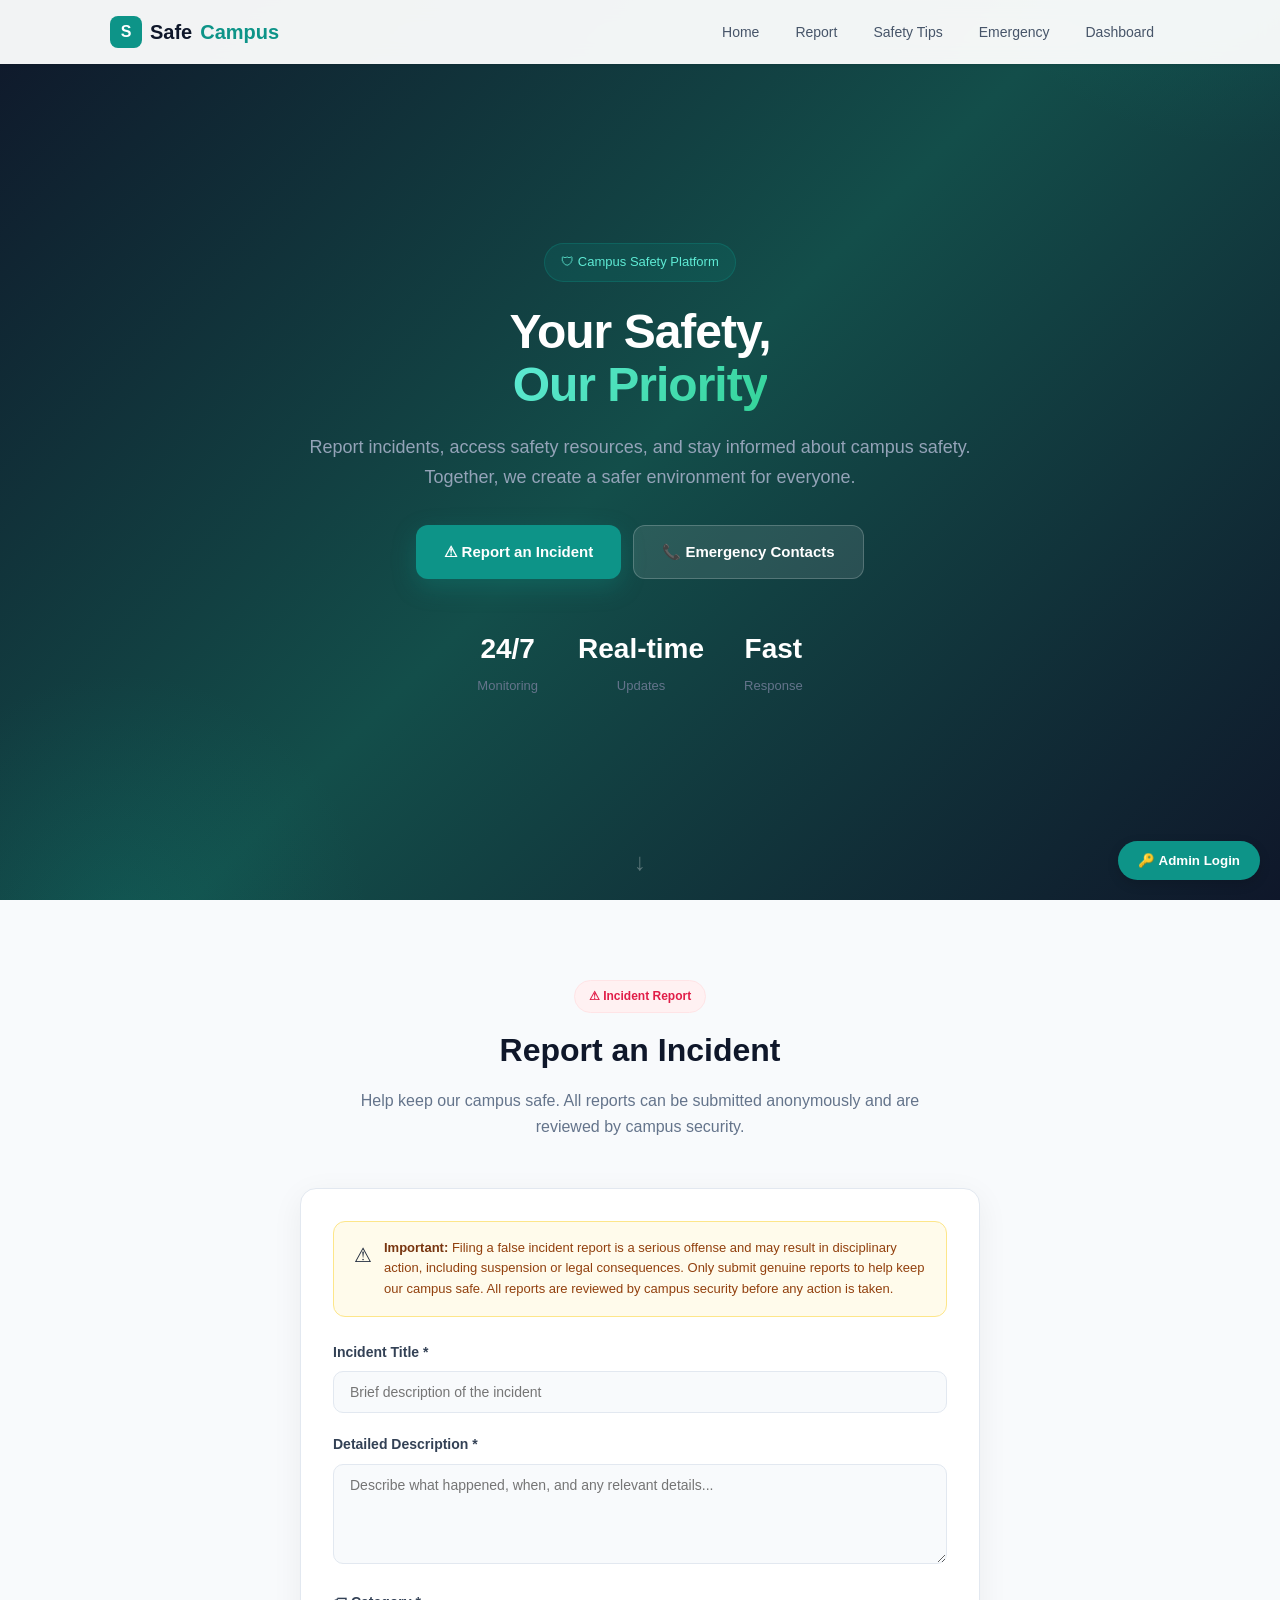
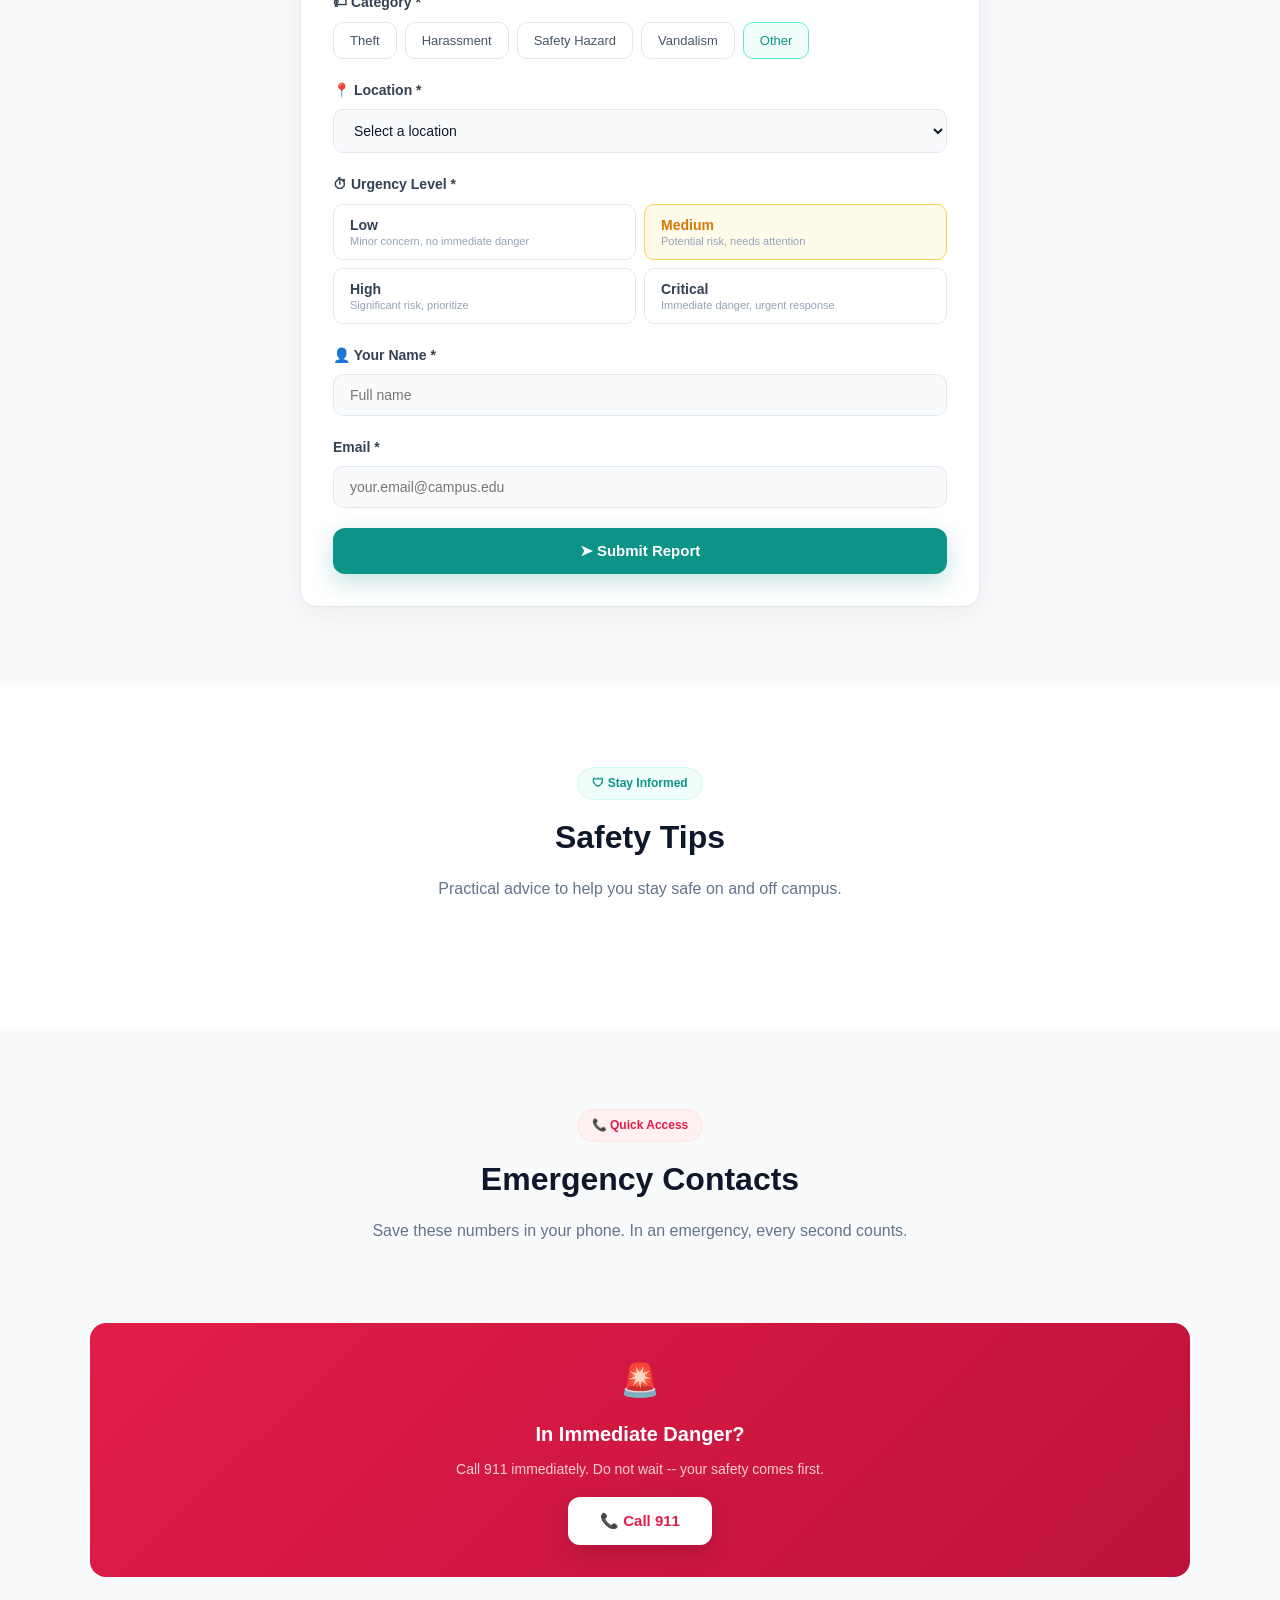
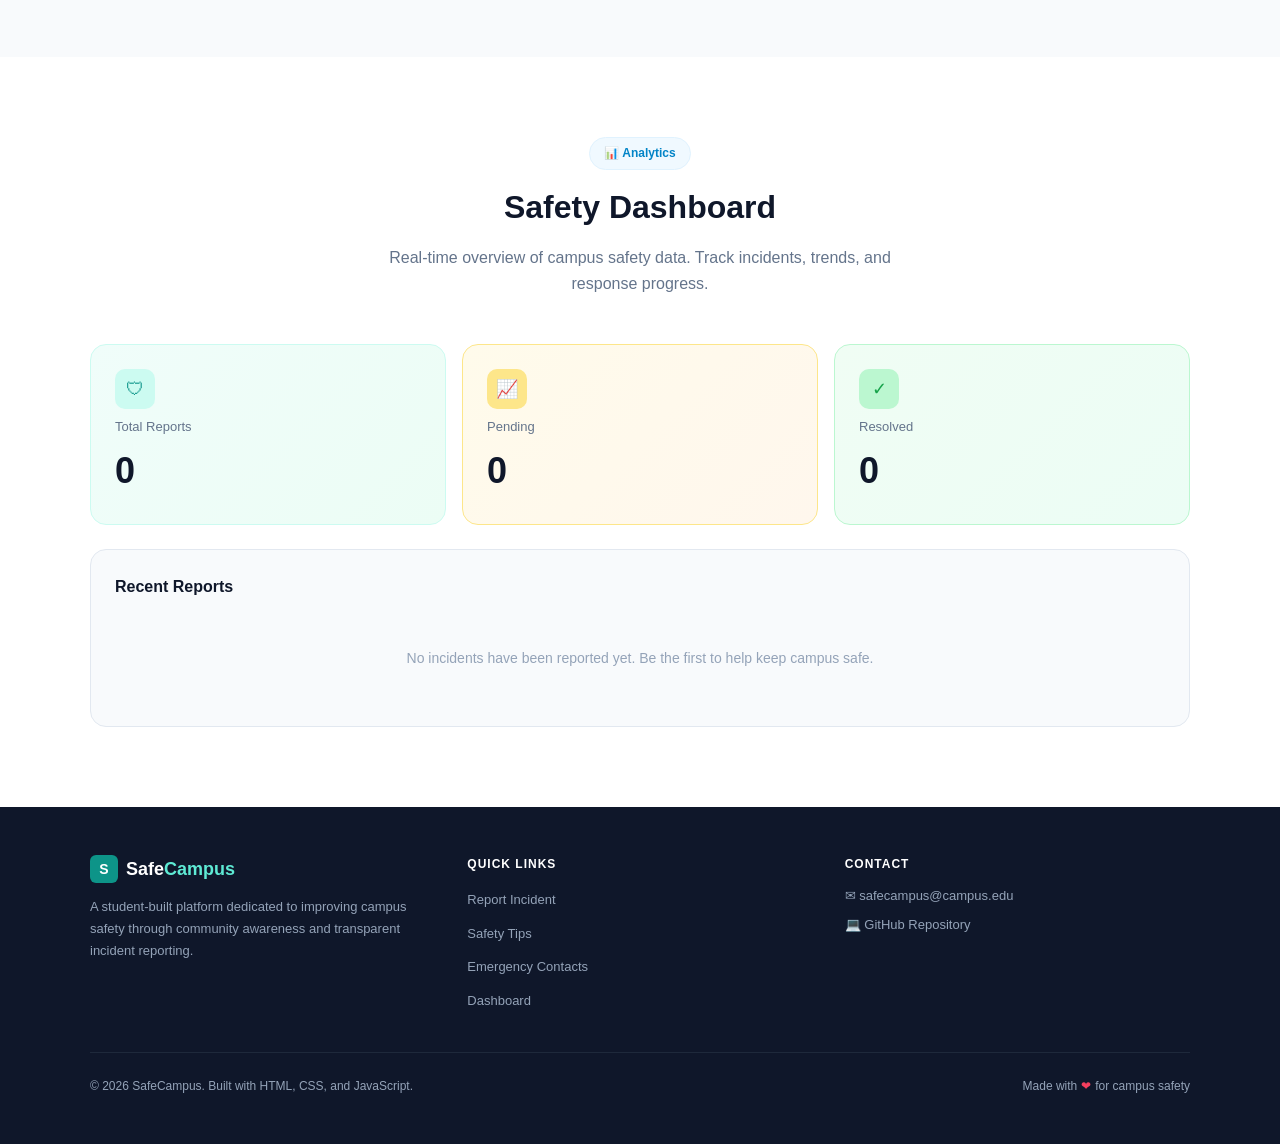
<file: safecampus.html>
<!DOCTYPE html>
<html lang="en">
<head>
  <meta charset="UTF-8" />
  <meta name="viewport" content="width=device-width, initial-scale=1.0" />
  <title>SafeCampus - Campus Safety Reporting Platform</title>
  <link rel="stylesheet" href="style.css" />
</head>
<body>

  <!-- NAVBAR -->
  <nav class="navbar" id="navbar">
    <div class="navbar-inner">
      <a href="#home" class="logo">
        <div class="logo-icon">S</div>
        Safe<span>Campus</span>
      </a>
      <ul class="nav-links">
        <li><a href="#home">Home</a></li>
        <li><a href="#report">Report</a></li>
        <li><a href="#tips">Safety Tips</a></li>
        <li><a href="#emergency">Emergency</a></li>
        <li><a href="#dashboard">Dashboard</a></li>
      </ul>
      <button class="hamburger" id="hamburgerBtn" aria-label="Toggle menu">&#9776;</button>
    </div>
    <div class="mobile-menu" id="mobileMenu">
      <a href="#home">Home</a>
      <a href="#report">Report</a>
      <a href="#tips">Safety Tips</a>
      <a href="#emergency">Emergency</a>
      <a href="#dashboard">Dashboard</a>
    </div>
  </nav>

  <!-- HERO -->
  <section class="hero" id="home">
    <div class="hero-content">
      <div class="hero-badge">&#128737; Campus Safety Platform</div>
      <h1>Your Safety,<br><span class="highlight">Our Priority</span></h1>
      <p>Report incidents, access safety resources, and stay informed about campus safety. Together, we create a safer environment for everyone.</p>
      <div class="hero-buttons">
        <a href="#report" class="btn btn-primary">&#9888; Report an Incident</a>
        <a href="#emergency" class="btn btn-outline">&#128222; Emergency Contacts</a>
      </div>
      <div class="hero-stats">
        <div class="hero-stat">
          <div class="hero-stat-value">24/7</div>
          <div class="hero-stat-label">Monitoring</div>
        </div>
        <div class="hero-stat">
          <div class="hero-stat-value">Real-time</div>
          <div class="hero-stat-label">Updates
          </div>
        </div>
        <div class="hero-stat">
          <div class="hero-stat-value">Fast</div>
          <div class="hero-stat-label">Response</div>
        </div>
      </div>
    </div>
    <button class="scroll-indicator" onclick="document.getElementById('report').scrollIntoView({behavior:'smooth'})" aria-label="Scroll down">&#8595;</button>
  </section>

  <!-- REPORT FORM -->
  <section class="section section-alt" id="report">
    <div class="section-inner">
      <div class="section-header">
        <div class="section-badge badge-rose">&#9888; Incident Report</div>
        <h2 class="section-title">Report an Incident</h2>
        <p class="section-desc">Help keep our campus safe. All reports can be submitted anonymously and are reviewed by campus security.</p>
      </div>

      <div class="form-card" id="formCard">
        <div id="formContent">
          <div class="disclaimer">
            <span class="disclaimer-icon">&#9888;</span>
            <div class="disclaimer-text"><strong>Important:</strong> Filing a false incident report is a serious offense and may result in disciplinary action, including suspension or legal consequences. Only submit genuine reports to help keep our campus safe. All reports are reviewed by campus security before any action is taken.</div>
          </div>
          <div id="formError" class="form-error" style="display:none;"></div>

          <div class="form-group">
            <label class="form-label">Incident Title *</label>
            <input type="text" class="form-input" id="incTitle" placeholder="Brief description of the incident" />
          </div>

          <div class="form-group">
            <label class="form-label">Detailed Description *</label>
            <textarea class="form-textarea" id="incDesc" placeholder="Describe what happened, when, and any relevant details..."></textarea>
          </div>

          <div class="form-group">
            <label class="form-label">&#127991; Category *</label>
            <div class="btn-group" id="categoryGroup">
              <button class="btn-option" data-value="theft">Theft</button>
              <button class="btn-option" data-value="harassment">Harassment</button>
              <button class="btn-option" data-value="hazard">Safety Hazard</button>
              <button class="btn-option" data-value="vandalism">Vandalism</button>
              <button class="btn-option active" data-value="other">Other</button>
            </div>
          </div>

          <div class="form-group">
            <label class="form-label">&#128205; Location *</label>
            <select class="form-select" id="incLocation">
              <option value="">Select a location</option>
              <option value="Main Library">STEER Hub (Science, Technology, Engineering, and Environment Research Hub)</option>
              <option value="Student Center">Ceafa Bldg (College of Engineering, Architecture, and Fine Arts)</option>
              <option value="Science Building">CET Bldg (College of Engineering Technology)</option>
              <option value="Dormitory A">CICS Bldg (College of Informatics and Computing Sciences)</option>
              <option value="Dormitory B">University Canteen</option>
              <option value="Parking Lot - North">Parking Lot - North</option>
              <option value="Parking Lot - South">Parking Lot - South</option>
              <option value="Athletic Field">FDC (Fitness Development Center)</option>
              <option value="Cafeteria">KIST Park</option>
              <option value="Computer Lab">FIC (Food Innovation Center)</option>
              <option value="Admin Building">Admin Building</option>
              <option value="Campus Walkway">Campus Walkway</option>
              <option value="Other">Other</option>
            </select>
            <input type="text" class="form-input" id="incCustomLoc" placeholder="Please specify the location" style="display:none; margin-top:8px;" />
          </div>

          <div class="form-group">
            <label class="form-label">&#9201; Urgency Level *</label>
            <div class="urgency-group" id="urgencyGroup">
              <button class="urgency-btn" data-value="low">
                <div class="urgency-label">Low</div>
                <div class="urgency-desc">Minor concern, no immediate danger</div>
              </button>
              <button class="urgency-btn active-medium" data-value="medium">
                <div class="urgency-label">Medium</div>
                <div class="urgency-desc">Potential risk, needs attention</div>
              </button>
              <button class="urgency-btn" data-value="high">
                <div class="urgency-label">High</div>
                <div class="urgency-desc">Significant risk, prioritize</div>
              </button>
              <button class="urgency-btn" data-value="critical">
                <div class="urgency-label">Critical</div>
                <div class="urgency-desc">Immediate danger, urgent response</div>
              </button>
            </div>
          </div>

          <div class="form-group">
            <label class="form-label">&#128100; Your Name *</label>
            <input type="text" class="form-input" id="repName" placeholder="Full name" />
          </div>
          <div class="form-group">
            <label class="form-label">Email *</label>
            <input type="email" class="form-input" id="repEmail" placeholder="your.email@campus.edu" />
          </div>

          <button class="submit-btn" id="submitBtn">&#10148; Submit Report</button>
        </div>

        <div id="formSuccess" class="form-success" style="display:none;">
          <div class="form-success-icon">&#10003;</div>
          <h3>Report Submitted</h3>
          <p>Your incident report has been submitted successfully. Our team will review it promptly.</p>
          <button class="btn btn-primary" onclick="resetForm()">Submit Another Report</button>
        </div>
      </div>
    </div>
  </section>

  <!-- SAFETY TIPS -->
  <section class="section" id="tips">
    <div class="section-inner">
      <div class="section-header">
        <div class="section-badge badge-teal">&#128737; Stay Informed</div>
        <h2 class="section-title">Safety Tips</h2>
        <p class="section-desc">Practical advice to help you stay safe on and off campus.</p>
      </div>

      <div class="tips-grid" id="tipsGrid">
        <!-- Tips loaded by JavaScript -->
      </div>
    </div>
  </section>

  <!-- EMERGENCY CONTACTS -->
  <section class="section section-alt" id="emergency">
    <div class="section-inner">
      <div class="section-header">
        <div class="section-badge badge-rose">&#128222; Quick Access</div>
        <h2 class="section-title">Emergency Contacts</h2>
        <p class="section-desc">Save these numbers in your phone. In an emergency, every second counts.</p>
      </div>

      <div class="contacts-grid" id="contactsGrid">
        <!-- Contacts loaded by JavaScript -->
      </div>

      <div class="emergency-banner">
        <div class="emergency-banner-icon">&#128680;</div>
        <h3>In Immediate Danger?</h3>
        <p>Call 911 immediately. Do not wait -- your safety comes first.</p>
        <a href="tel:911" class="emergency-call-btn">&#128222; Call 911</a>
      </div>
    </div>
  </section>

  <!-- DASHBOARD -->
  <section class="section" id="dashboard">
    <div class="section-inner">
      <div class="section-header">
        <div class="section-badge badge-sky">&#128202; Analytics</div>
        <h2 class="section-title">Safety Dashboard</h2>
        <p class="section-desc">Real-time overview of campus safety data. Track incidents, trends, and response progress.</p>
      </div>

      <div class="stats-row" id="statsRow">
        <div class="stat-card stat-card-teal">
          <div class="stat-icon stat-icon-teal">&#128737;</div>
          <div class="stat-label">Total Reports</div>
          <div class="stat-value" id="statTotal">0</div>
        </div>
        <div class="stat-card stat-card-amber">
          <div class="stat-icon stat-icon-amber">&#128200;</div>
          <div class="stat-label">Pending</div>
          <div class="stat-value" id="statPending">0</div>
        </div>
        <div class="stat-card stat-card-green">
          <div class="stat-icon stat-icon-green">&#10003;</div>
          <div class="stat-label">Resolved</div>
          <div class="stat-value" id="statResolved">0</div>
        </div>
      </div>

      <div class="recent-card">
        <div class="recent-title">Recent Reports</div>
        <div id="recentList">
          <div class="recent-empty">No incidents have been reported yet. Be the first to help keep campus safe.</div>
        </div>
      </div>
    </div>
  </section>

    <!-- ADMIN PANEL -->
  <section class="section section-alt" id="adminPanel" style="display:none;">
    <div class="section-inner">
      <div class="section-header">
        <div class="section-badge badge-sky">🔐 Admin Access</div>
        <h2 class="section-title">Admin Dashboard</h2>
        <p class="section-desc">Manage and update incident reports. Only authorized personnel have access.</p>
      </div>

      <div class="form-card">
        <div style="display:flex; justify-content:space-between; align-items:center; margin-bottom:20px; flex-wrap:wrap; gap:12px;">
          <div style="display:flex; gap:12px; flex-wrap:wrap;">
            <select id="adminFilterStatus" class="form-select" style="width:auto;">
              <option value="all">All Status</option>
              <option value="reported">Reported</option>
              <option value="investigating">Investigating</option>
              <option value="resolved">Resolved</option>
            </select>
            <input type="text" id="adminSearch" class="form-input" placeholder="Search by title, reporter, or location..." style="width:250px;">
          </div>
          <button onclick="adminLogout()" class="btn btn-outline" style="background:#fff1f2; color:#e11d48;">🚪 Logout</button>
        </div>

        <div id="adminReportsList">
          <!-- Reports will be loaded here -->
        </div>
      </div>
    </div>
  </section>

  <!-- Admin Login Button (visible when not logged in) -->
  <div style="position:fixed; bottom:20px; right:20px; z-index:999;">
    <button id="adminLoginBtn" onclick="adminLogin()" style="background:#0d9488; color:white; border:none; border-radius:50px; padding:12px 20px; cursor:pointer; font-weight:600; box-shadow:0 4px 12px rgba(0,0,0,0.15);">
      🔑 Admin Login
    </button>
  </div>

  <!-- FOOTER -->
  <footer class="footer">
    <div class="footer-inner">
      <div>
        <div class="footer-logo">
          <div class="footer-logo-icon">S</div>
          <div class="footer-logo-text">Safe<span>Campus</span></div>
        </div>
        <p class="footer-desc">A student-built platform dedicated to improving campus safety through community awareness and transparent incident reporting.</p>
      </div>
      <div>
        <div class="footer-heading">Quick Links</div>
        <ul class="footer-links">
          <li><a href="#report">Report Incident</a></li>
          <li><a href="#tips">Safety Tips</a></li>
          <li><a href="#emergency">Emergency Contacts</a></li>
          <li><a href="#dashboard">Dashboard</a></li>
        </ul>
      </div>
      <div>
        <div class="footer-heading">Contact</div>
        <a href="mailto:safecampus@campus.edu" class="footer-contact-item">&#9993; safecampus@campus.edu</a>
        <a href="#" class="footer-contact-item">&#128187; GitHub Repository</a>
      </div>
    </div>
    <div class="footer-bottom">
      <div class="footer-copy">&copy; 2026 SafeCampus. Built with HTML, CSS, and JavaScript.</div>
      <div class="footer-made">Made with <span class="footer-heart">&#10084;</span> for campus safety</div>
    </div>
  </footer>

  <script src="script.js"></script>
</body>
</html>
</file>
<file: style.css>
/* ===== RESET & BASE ===== */
* {
  margin: 0;
  padding: 0;
  box-sizing: border-box;
}

html {
  scroll-behavior: smooth;
  font-family: 'Segoe UI', Tahoma, Geneva, Verdana, sans-serif;
}

body {
  background-color: #ffffff;
  color: #1e293b;
  line-height: 1.6;
}

a {
  text-decoration: none;
  color: inherit;
}

/* ===== NAVBAR ===== */
.navbar {
  position: fixed;
  top: 0;
  left: 0;
  right: 0;
  z-index: 100;
  background-color: rgba(255, 255, 255, 0.95);
  backdrop-filter: blur(10px);
  box-shadow: 0 1px 3px rgba(0, 0, 0, 0.1);
}

.navbar-inner {
  max-width: 1100px;
  margin: 0 auto;
  padding: 0 20px;
  display: flex;
  align-items: center;
  justify-content: space-between;
  height: 64px;
}

.logo {
  display: flex;
  align-items: center;
  gap: 8px;
  font-size: 20px;
  font-weight: 700;
  color: #0f172a;
}

.logo-icon {
  width: 32px;
  height: 32px;
  background-color: #0d9488;
  border-radius: 8px;
  display: flex;
  align-items: center;
  justify-content: center;
  color: white;
  font-size: 16px;
  font-weight: 700;
}

.logo span {
  color: #0d9488;
}

.nav-links {
  display: flex;
  align-items: center;
  gap: 4px;
  list-style: none;
}

.nav-links a {
  padding: 8px 16px;
  font-size: 14px;
  font-weight: 500;
  color: #475569;
  border-radius: 8px;
  transition: all 0.2s;
}

.nav-links a:hover {
  color: #0d9488;
  background-color: #f0fdfa;
}

.hamburger {
  display: none;
  background: none;
  border: none;
  font-size: 24px;
  cursor: pointer;
  color: #475569;
  padding: 8px;
}

.mobile-menu {
  display: none;
  flex-direction: column;
  padding: 12px 20px 16px;
  background-color: rgba(255, 255, 255, 0.98);
  border-top: 1px solid #e2e8f0;
}

.mobile-menu.open {
  display: flex;
}

.mobile-menu a {
  padding: 12px 16px;
  font-size: 14px;
  font-weight: 500;
  color: #475569;
  border-radius: 8px;
}

.mobile-menu a:hover {
  color: #0d9488;
  background-color: #f0fdfa;
}

/* ===== HERO ===== */
.hero {
  min-height: 100vh;
  display: flex;
  align-items: center;
  justify-content: center;
  text-align: center;
  padding: 80px 20px 40px;
  background: linear-gradient(135deg, #0f172a 0%, #134e4a 50%, #0f172a 100%);
  color: white;
  position: relative;
  overflow: hidden;
}

.hero::before {
  content: '';
  position: absolute;
  top: -50%;
  right: -20%;
  width: 600px;
  height: 600px;
  background: radial-gradient(circle, rgba(13, 148, 136, 0.2) 0%, transparent 70%);
  border-radius: 50%;
}

.hero::after {
  content: '';
  position: absolute;
  bottom: -30%;
  left: -10%;
  width: 500px;
  height: 500px;
  background: radial-gradient(circle, rgba(13, 148, 136, 0.15) 0%, transparent 70%);
  border-radius: 50%;
}

.hero-content {
  position: relative;
  z-index: 1;
  max-width: 700px;
}

.hero-badge {
  display: inline-flex;
  align-items: center;
  gap: 8px;
  padding: 8px 16px;
  background-color: rgba(13, 148, 136, 0.15);
  border: 1px solid rgba(13, 148, 136, 0.3);
  border-radius: 50px;
  font-size: 13px;
  font-weight: 500;
  color: #5eead4;
  margin-bottom: 24px;
}

.hero h1 {
  font-size: 48px;
  font-weight: 800;
  line-height: 1.1;
  margin-bottom: 20px;
  letter-spacing: -1px;
}

.hero h1 .highlight {
  background: linear-gradient(135deg, #5eead4, #34d399);
  -webkit-background-clip: text;
  -webkit-text-fill-color: transparent;
  background-clip: text;
}

.hero p {
  font-size: 18px;
  color: #94a3b8;
  margin-bottom: 32px;
  line-height: 1.7;
}

.hero-buttons {
  display: flex;
  gap: 12px;
  justify-content: center;
  flex-wrap: wrap;
  margin-bottom: 48px;
}

.btn {
  display: inline-flex;
  align-items: center;
  gap: 8px;
  padding: 14px 28px;
  font-size: 15px;
  font-weight: 600;
  border-radius: 12px;
  border: none;
  cursor: pointer;
  transition: all 0.2s;
}

.btn:hover {
  transform: translateY(-2px);
}

.btn-primary {
  background-color: #0d9488;
  color: white;
  box-shadow: 0 8px 24px rgba(13, 148, 136, 0.3);
}

.btn-primary:hover {
  background-color: #0f766e;
}

.btn-outline {
  background-color: rgba(255, 255, 255, 0.1);
  color: white;
  border: 1px solid rgba(255, 255, 255, 0.2);
}

.btn-outline:hover {
  background-color: rgba(255, 255, 255, 0.15);
  border-color: rgba(255, 255, 255, 0.3);
}

.hero-stats {
  display: flex;
  justify-content: center;
  gap: 40px;
}

.hero-stat {
  text-align: center;
}

.hero-stat-value {
  font-size: 28px;
  font-weight: 700;
}

.hero-stat-label {
  font-size: 13px;
  color: #64748b;
  margin-top: 4px;
}

.scroll-indicator {
  position: absolute;
  bottom: 24px;
  left: 50%;
  transform: translateX(-50%);
  color: rgba(255, 255, 255, 0.3);
  font-size: 24px;
  animation: bounce 2s infinite;
  cursor: pointer;
  background: none;
  border: none;
}

@keyframes bounce {
  0%, 100% { transform: translateX(-50%) translateY(0); }
  50% { transform: translateX(-50%) translateY(-8px); }
}

/* ===== SECTIONS ===== */
.section {
  padding: 80px 20px;
}

.section-alt {
  background-color: #f8fafc;
}

.section-inner {
  max-width: 1100px;
  margin: 0 auto;
}

.section-header {
  text-align: center;
  margin-bottom: 48px;
}

.section-badge {
  display: inline-flex;
  align-items: center;
  gap: 6px;
  padding: 6px 14px;
  border-radius: 50px;
  font-size: 12px;
  font-weight: 600;
  margin-bottom: 12px;
}

.badge-teal {
  background-color: #f0fdfa;
  color: #0d9488;
  border: 1px solid #ccfbf1;
}

.badge-rose {
  background-color: #fff1f2;
  color: #e11d48;
  border: 1px solid #ffe4e6;
}

.badge-sky {
  background-color: #f0f9ff;
  color: #0284c7;
  border: 1px solid #e0f2fe;
}

.section-title {
  font-size: 32px;
  font-weight: 700;
  color: #0f172a;
  margin-bottom: 12px;
}

.section-desc {
  font-size: 16px;
  color: #64748b;
  max-width: 560px;
  margin: 0 auto;
}

/* ===== DISCLAIMER ===== */
.disclaimer {
  display: flex;
  align-items: flex-start;
  gap: 12px;
  padding: 16px 20px;
  background-color: #fffbeb;
  border: 1px solid #fde68a;
  border-radius: 12px;
  margin-bottom: 24px;
}

.disclaimer-icon {
  font-size: 20px;
  flex-shrink: 0;
  margin-top: 1px;
}

.disclaimer-text {
  font-size: 13px;
  color: #92400e;
  line-height: 1.6;
}

.disclaimer-text strong {
  color: #78350f;
}

/* ===== REPORT FORM ===== */
.form-card {
  max-width: 680px;
  margin: 0 auto;
  background-color: white;
  border: 1px solid #e2e8f0;
  border-radius: 16px;
  padding: 32px;
  box-shadow: 0 8px 32px rgba(0, 0, 0, 0.06);
}

.form-group {
  margin-bottom: 20px;
}

.form-label {
  display: block;
  font-size: 14px;
  font-weight: 600;
  color: #334155;
  margin-bottom: 8px;
}

.form-input,
.form-select,
.form-textarea {
  width: 100%;
  padding: 12px 16px;
  font-size: 14px;
  font-family: inherit;
  border: 1px solid #e2e8f0;
  border-radius: 10px;
  background-color: #f8fafc;
  color: #0f172a;
  outline: none;
  transition: border-color 0.2s, box-shadow 0.2s;
}

.form-input:focus,
.form-select:focus,
.form-textarea:focus {
  border-color: #0d9488;
  box-shadow: 0 0 0 3px rgba(13, 148, 136, 0.1);
}

.form-textarea {
  resize: vertical;
  min-height: 100px;
}

.form-error {
  padding: 12px 16px;
  background-color: #fff1f2;
  border: 1px solid #fecdd3;
  border-radius: 10px;
  color: #be123c;
  font-size: 14px;
  margin-bottom: 20px;
}

.form-success {
  text-align: center;
  padding: 40px 20px;
}

.form-success-icon {
  width: 64px;
  height: 64px;
  background-color: #f0fdfa;
  border-radius: 50%;
  display: flex;
  align-items: center;
  justify-content: center;
  margin: 0 auto 16px;
  font-size: 28px;
  color: #0d9488;
}

.form-success h3 {
  font-size: 24px;
  font-weight: 700;
  color: #0f172a;
  margin-bottom: 8px;
}

.form-success p {
  color: #64748b;
  margin-bottom: 24px;
}

.btn-group {
  display: flex;
  flex-wrap: wrap;
  gap: 8px;
}

.btn-option {
  padding: 10px 16px;
  font-size: 13px;
  font-weight: 500;
  border: 1px solid #e2e8f0;
  border-radius: 10px;
  background-color: white;
  color: #475569;
  cursor: pointer;
  transition: all 0.2s;
}

.btn-option:hover {
  border-color: #cbd5e1;
}

.btn-option.active {
  background-color: #f0fdfa;
  border-color: #5eead4;
  color: #0d9488;
}

.urgency-group {
  display: grid;
  grid-template-columns: 1fr 1fr;
  gap: 8px;
}

.urgency-btn {
  text-align: left;
  padding: 12px 16px;
  border: 1px solid #e2e8f0;
  border-radius: 10px;
  background-color: white;
  cursor: pointer;
  transition: all 0.2s;
}

.urgency-btn:hover {
  border-color: #cbd5e1;
}

.urgency-btn .urgency-label {
  font-size: 14px;
  font-weight: 600;
  color: #334155;
}

.urgency-btn .urgency-desc {
  font-size: 11px;
  color: #94a3b8;
  margin-top: 2px;
}

.urgency-btn.active-low {
  background-color: #f0fdf4;
  border-color: #86efac;
}
.urgency-btn.active-low .urgency-label { color: #16a34a; }

.urgency-btn.active-medium {
  background-color: #fffbeb;
  border-color: #fcd34d;
}
.urgency-btn.active-medium .urgency-label { color: #d97706; }

.urgency-btn.active-high {
  background-color: #fff7ed;
  border-color: #fdba74;
}
.urgency-btn.active-high .urgency-label { color: #ea580c; }

.urgency-btn.active-critical {
  background-color: #fff1f2;
  border-color: #fda4af;
}
.urgency-btn.active-critical .urgency-label { color: #e11d48; }

.submit-btn {
  width: 100%;
  padding: 14px;
  font-size: 15px;
  font-weight: 600;
  color: white;
  background-color: #0d9488;
  border: none;
  border-radius: 12px;
  cursor: pointer;
  transition: all 0.2s;
  box-shadow: 0 8px 24px rgba(13, 148, 136, 0.25);
}

.submit-btn:hover {
  background-color: #0f766e;
  transform: translateY(-2px);
}

/* ===== SAFETY TIPS ===== */
.tips-grid {
  display: grid;
  grid-template-columns: repeat(3, 1fr);
  gap: 16px;
}

.tip-card {
  padding: 24px;
  background-color: #f8fafc;
  border: 1px solid #e2e8f0;
  border-radius: 16px;
  transition: all 0.3s;
}

.tip-card:hover {
  border-color: #5eead4;
  transform: translateY(-4px);
  box-shadow: 0 12px 32px rgba(13, 148, 136, 0.08);
}

.tip-icon {
  width: 48px;
  height: 48px;
  background-color: #f0fdfa;
  border-radius: 12px;
  display: flex;
  align-items: center;
  justify-content: center;
  font-size: 22px;
  margin-bottom: 16px;
}

.tip-title {
  font-size: 16px;
  font-weight: 600;
  color: #0f172a;
  margin-bottom: 8px;
}

.tip-content {
  font-size: 13px;
  color: #64748b;
  line-height: 1.6;
}

.tip-category {
  display: inline-block;
  margin-top: 12px;
  padding: 4px 10px;
  font-size: 11px;
  font-weight: 500;
  background-color: #f0fdfa;
  color: #0d9488;
  border: 1px solid #ccfbf1;
  border-radius: 50px;
  text-transform: capitalize;
}

/* ===== EMERGENCY CONTACTS ===== */
.contacts-grid {
  display: grid;
  grid-template-columns: repeat(2, 1fr);
  gap: 16px;
}

.contact-card {
  padding: 24px;
  background-color: white;
  border: 1px solid #e2e8f0;
  border-radius: 16px;
  transition: all 0.3s;
}

.contact-card:hover {
  border-color: #fda4af;
  transform: translateY(-4px);
  box-shadow: 0 12px 32px rgba(225, 29, 72, 0.06);
}

.contact-top {
  display: flex;
  align-items: flex-start;
  gap: 16px;
}

.contact-icon {
  width: 48px;
  height: 48px;
  background-color: #fff1f2;
  border-radius: 12px;
  display: flex;
  align-items: center;
  justify-content: center;
  font-size: 22px;
  flex-shrink: 0;
}

.contact-name {
  font-size: 16px;
  font-weight: 600;
  color: #0f172a;
}

.contact-desc {
  font-size: 13px;
  color: #94a3b8;
  margin-top: 4px;
}

.contact-bottom {
  display: flex;
  align-items: center;
  gap: 8px;
  margin-top: 12px;
  flex-wrap: wrap;
}

.contact-phone {
  display: inline-flex;
  align-items: center;
  gap: 6px;
  padding: 6px 12px;
  font-size: 13px;
  font-weight: 600;
  color: #e11d48;
  background-color: #fff1f2;
  border-radius: 8px;
  transition: background-color 0.2s;
}

.contact-phone:hover {
  background-color: #ffe4e6;
}

.emergency-banner {
  margin-top: 32px;
  padding: 32px;
  background: linear-gradient(135deg, #e11d48, #be123c);
  border-radius: 16px;
  text-align: center;
  color: white;
}

.emergency-banner-icon {
  font-size: 32px;
  margin-bottom: 12px;
  animation: pulse 2s infinite;
}

@keyframes pulse {
  0%, 100% { opacity: 1; }
  50% { opacity: 0.5; }
}

.emergency-banner h3 {
  font-size: 20px;
  font-weight: 700;
  margin-bottom: 8px;
}

.emergency-banner p {
  font-size: 14px;
  color: #fecdd3;
  margin-bottom: 16px;
}

.emergency-call-btn {
  display: inline-flex;
  align-items: center;
  gap: 8px;
  padding: 12px 32px;
  font-size: 15px;
  font-weight: 700;
  color: #e11d48;
  background-color: white;
  border: none;
  border-radius: 12px;
  cursor: pointer;
  transition: all 0.2s;
  box-shadow: 0 8px 24px rgba(0, 0, 0, 0.15);
}

.emergency-call-btn:hover {
  transform: translateY(-2px);
  background-color: #fff1f2;
}

/* ===== DASHBOARD ===== */
.stats-row {
  display: grid;
  grid-template-columns: repeat(3, 1fr);
  gap: 16px;
  margin-bottom: 24px;
}

.stat-card {
  padding: 24px;
  border-radius: 16px;
  border: 1px solid;
}

.stat-card-teal {
  background: linear-gradient(135deg, #f0fdfa, #ecfdf5);
  border-color: #ccfbf1;
}

.stat-card-amber {
  background: linear-gradient(135deg, #fffbeb, #fff7ed);
  border-color: #fde68a;
}

.stat-card-green {
  background: linear-gradient(135deg, #f0fdf4, #ecfdf5);
  border-color: #bbf7d0;
}

.stat-icon {
  width: 40px;
  height: 40px;
  border-radius: 10px;
  display: flex;
  align-items: center;
  justify-content: center;
  font-size: 18px;
  margin-bottom: 8px;
}

.stat-icon-teal {
  background-color: #ccfbf1;
  color: #0d9488;
}

.stat-icon-amber {
  background-color: #fde68a;
  color: #d97706;
}

.stat-icon-green {
  background-color: #bbf7d0;
  color: #16a34a;
}

.stat-label {
  font-size: 13px;
  font-weight: 500;
  color: #64748b;
}

.stat-value {
  font-size: 36px;
  font-weight: 700;
  color: #0f172a;
  margin-top: 4px;
}

.recent-card {
  padding: 24px;
  background-color: #f8fafc;
  border: 1px solid #e2e8f0;
  border-radius: 16px;
}

.recent-title {
  font-size: 16px;
  font-weight: 600;
  color: #0f172a;
  margin-bottom: 16px;
}

.recent-empty {
  text-align: center;
  padding: 32px;
  color: #94a3b8;
  font-size: 14px;
}

/* ===== FOOTER ===== */
.footer {
  background-color: #0f172a;
  color: #94a3b8;
  padding: 48px 20px;
}

.footer-inner {
  max-width: 1100px;
  margin: 0 auto;
  display: grid;
  grid-template-columns: repeat(3, 1fr);
  gap: 32px;
  margin-bottom: 32px;
}

.footer-logo {
  display: flex;
  align-items: center;
  gap: 8px;
  margin-bottom: 12px;
}

.footer-logo-icon {
  width: 28px;
  height: 28px;
  background-color: #0d9488;
  border-radius: 6px;
  display: flex;
  align-items: center;
  justify-content: center;
  color: white;
  font-size: 14px;
  font-weight: 700;
}

.footer-logo-text {
  font-size: 18px;
  font-weight: 700;
  color: white;
}

.footer-logo-text span {
  color: #5eead4;
}

.footer-desc {
  font-size: 13px;
  line-height: 1.7;
}

.footer-heading {
  font-size: 12px;
  font-weight: 600;
  color: white;
  text-transform: uppercase;
  letter-spacing: 1px;
  margin-bottom: 12px;
}

.footer-links {
  list-style: none;
}

.footer-links li {
  margin-bottom: 8px;
}

.footer-links a {
  font-size: 13px;
  color: #94a3b8;
  transition: color 0.2s;
}

.footer-links a:hover {
  color: #5eead4;
}

.footer-contact-item {
  display: flex;
  align-items: center;
  gap: 8px;
  font-size: 13px;
  margin-bottom: 8px;
  color: #94a3b8;
  transition: color 0.2s;
}

.footer-contact-item:hover {
  color: #5eead4;
}

.footer-bottom {
  padding-top: 24px;
  border-top: 1px solid #1e293b;
  display: flex;
  justify-content: space-between;
  align-items: center;
  flex-wrap: wrap;
  gap: 12px;
  max-width: 1100px;
  margin: 0 auto;
}

.footer-copy {
  font-size: 12px;
}

.footer-made {
  font-size: 12px;
  display: flex;
  align-items: center;
  gap: 4px;
}

.footer-heart {
  color: #f43f5e;
}

/* ===== RESPONSIVE ===== */
@media (max-width: 768px) {
  .nav-links {
    display: none;
  }

  .hamburger {
    display: block;
  }

  .hero h1 {
    font-size: 32px;
  }

  .hero p {
    font-size: 16px;
  }

  .hero-stats {
    gap: 24px;
  }

  .hero-stat-value {
    font-size: 22px;
  }

  .tips-grid {
    grid-template-columns: 1fr;
  }

  .contacts-grid {
    grid-template-columns: 1fr;
  }

  .stats-row {
    grid-template-columns: 1fr;
  }

  .urgency-group {
    grid-template-columns: 1fr;
  }

  .footer-inner {
    grid-template-columns: 1fr;
    gap: 24px;
  }

  .form-card {
    padding: 20px;
  }

  .section-title {
    font-size: 26px;
  }
}

@media (min-width: 769px) and (max-width: 1024px) {
  .tips-grid {
    grid-template-columns: repeat(2, 1fr);
  }
}

/* ===== ADMIN PANEL ===== */
#adminReportsList {
  max-height: 600px;
  overflow-y: auto;
}

#adminReportsList::-webkit-scrollbar {
  width: 6px;
}

#adminReportsList::-webkit-scrollbar-track {
  background: #e2e8f0;
  border-radius: 3px;
}

#adminReportsList::-webkit-scrollbar-thumb {
  background: #0d9488;
  border-radius: 3px;
}
</file>
